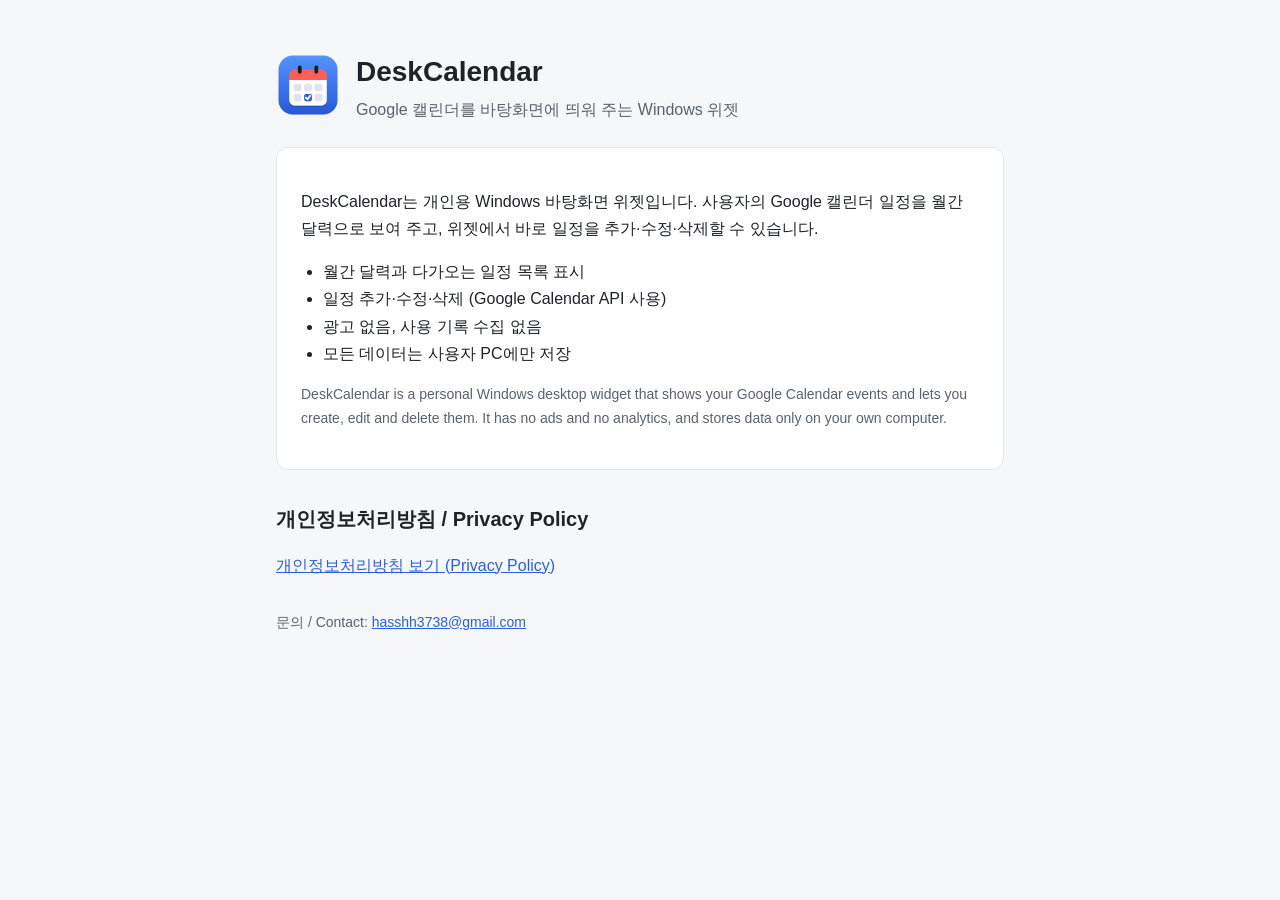
<file: index.html>
<!doctype html>
<html lang="ko">
<head>
<meta charset="utf-8">
<meta name="viewport" content="width=device-width, initial-scale=1">
<title>DeskCalendar</title>
<meta name="description" content="Google Calendar desktop widget for Windows">
<link rel="icon" href="icon.png">
<link rel="stylesheet" href="style.css">
</head>
<body>
<main>
  <header>
    <img src="icon.png" alt="DeskCalendar logo">
    <div>
      <h1>DeskCalendar</h1>
      <p class="sub">Google 캘린더를 바탕화면에 띄워 주는 Windows 위젯</p>
    </div>
  </header>

  <div class="card">
    <p>DeskCalendar는 개인용 Windows 바탕화면 위젯입니다. 사용자의 Google 캘린더 일정을 월간 달력으로 보여 주고, 위젯에서 바로 일정을 추가·수정·삭제할 수 있습니다.</p>
    <ul>
      <li>월간 달력과 다가오는 일정 목록 표시</li>
      <li>일정 추가·수정·삭제 (Google Calendar API 사용)</li>
      <li>광고 없음, 사용 기록 수집 없음</li>
      <li>모든 데이터는 사용자 PC에만 저장</li>
    </ul>
    <p class="lang">DeskCalendar is a personal Windows desktop widget that shows your Google Calendar events and lets you create, edit and delete them. It has no ads and no analytics, and stores data only on your own computer.</p>
  </div>

  <h2>개인정보처리방침 / Privacy Policy</h2>
  <p><a href="privacy.html">개인정보처리방침 보기 (Privacy Policy)</a></p>

  <footer>문의 / Contact: <a href="mailto:hasshh3738@gmail.com">hasshh3738@gmail.com</a></footer>
</main>
</body>
</html>
</file>
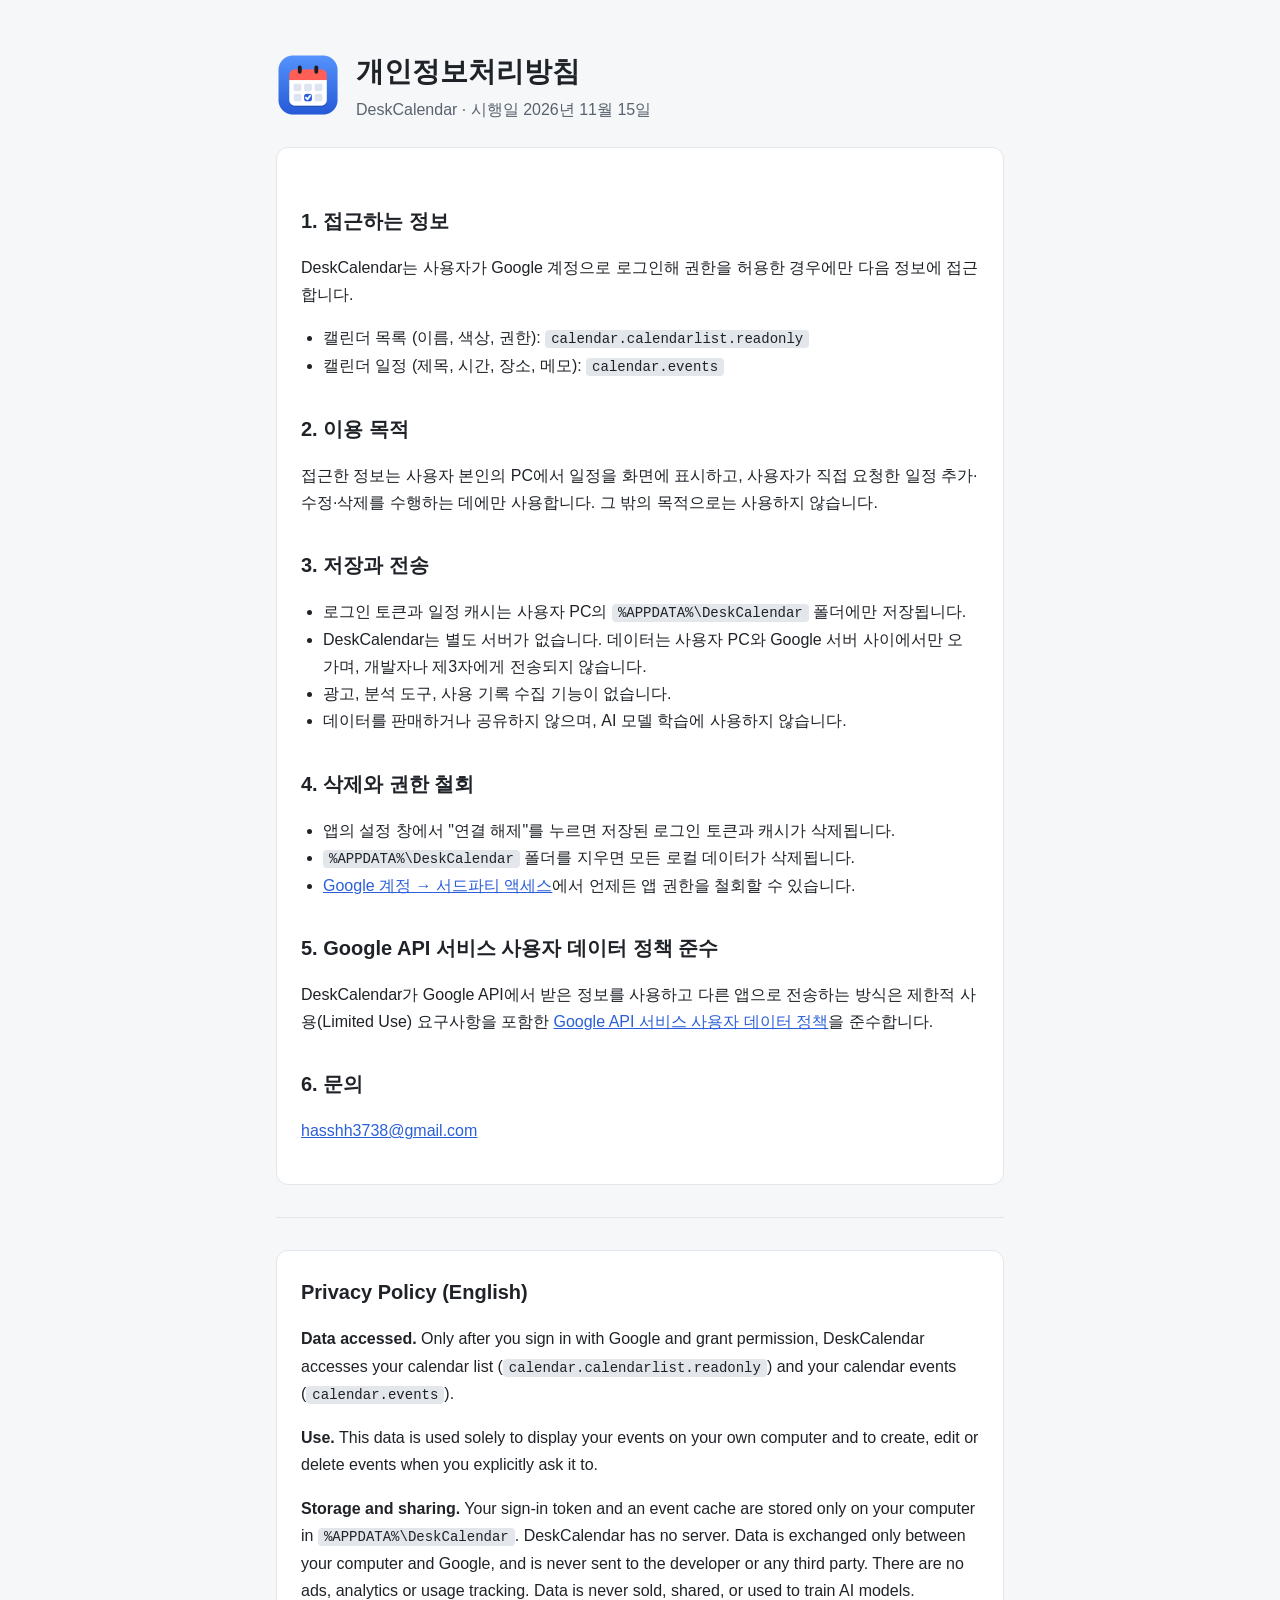
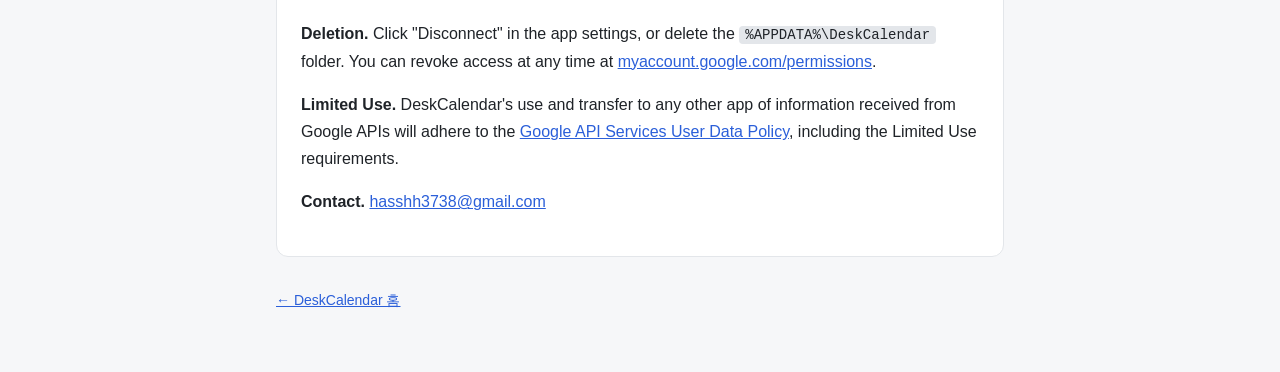
<file: privacy.html>
<!doctype html>
<html lang="ko">
<head>
<meta charset="utf-8">
<meta name="viewport" content="width=device-width, initial-scale=1">
<title>DeskCalendar Privacy Policy</title>
<link rel="icon" href="icon.png">
<link rel="stylesheet" href="style.css">
</head>
<body>
<main>
  <header>
    <img src="icon.png" alt="DeskCalendar logo">
    <div>
      <h1>개인정보처리방침</h1>
      <p class="sub">DeskCalendar · 시행일 2026년 11월 15일</p>
    </div>
  </header>

  <div class="card">
    <h2>1. 접근하는 정보</h2>
    <p>DeskCalendar는 사용자가 Google 계정으로 로그인해 권한을 허용한 경우에만 다음 정보에 접근합니다.</p>
    <ul>
      <li>캘린더 목록 (이름, 색상, 권한): <code>calendar.calendarlist.readonly</code></li>
      <li>캘린더 일정 (제목, 시간, 장소, 메모): <code>calendar.events</code></li>
    </ul>

    <h2>2. 이용 목적</h2>
    <p>접근한 정보는 사용자 본인의 PC에서 일정을 화면에 표시하고, 사용자가 직접 요청한 일정 추가·수정·삭제를 수행하는 데에만 사용합니다. 그 밖의 목적으로는 사용하지 않습니다.</p>

    <h2>3. 저장과 전송</h2>
    <ul>
      <li>로그인 토큰과 일정 캐시는 사용자 PC의 <code>%APPDATA%\DeskCalendar</code> 폴더에만 저장됩니다.</li>
      <li>DeskCalendar는 별도 서버가 없습니다. 데이터는 사용자 PC와 Google 서버 사이에서만 오가며, 개발자나 제3자에게 전송되지 않습니다.</li>
      <li>광고, 분석 도구, 사용 기록 수집 기능이 없습니다.</li>
      <li>데이터를 판매하거나 공유하지 않으며, AI 모델 학습에 사용하지 않습니다.</li>
    </ul>

    <h2>4. 삭제와 권한 철회</h2>
    <ul>
      <li>앱의 설정 창에서 "연결 해제"를 누르면 저장된 로그인 토큰과 캐시가 삭제됩니다.</li>
      <li><code>%APPDATA%\DeskCalendar</code> 폴더를 지우면 모든 로컬 데이터가 삭제됩니다.</li>
      <li><a href="https://myaccount.google.com/permissions">Google 계정 → 서드파티 액세스</a>에서 언제든 앱 권한을 철회할 수 있습니다.</li>
    </ul>

    <h2>5. Google API 서비스 사용자 데이터 정책 준수</h2>
    <p>DeskCalendar가 Google API에서 받은 정보를 사용하고 다른 앱으로 전송하는 방식은 제한적 사용(Limited Use) 요구사항을 포함한 <a href="https://developers.google.com/terms/api-services-user-data-policy">Google API 서비스 사용자 데이터 정책</a>을 준수합니다.</p>

    <h2>6. 문의</h2>
    <p><a href="mailto:hasshh3738@gmail.com">hasshh3738@gmail.com</a></p>
  </div>

  <hr>

  <div class="card">
    <h2 style="margin-top:0">Privacy Policy (English)</h2>
    <p><strong>Data accessed.</strong> Only after you sign in with Google and grant permission, DeskCalendar accesses your calendar list (<code>calendar.calendarlist.readonly</code>) and your calendar events (<code>calendar.events</code>).</p>
    <p><strong>Use.</strong> This data is used solely to display your events on your own computer and to create, edit or delete events when you explicitly ask it to.</p>
    <p><strong>Storage and sharing.</strong> Your sign-in token and an event cache are stored only on your computer in <code>%APPDATA%\DeskCalendar</code>. DeskCalendar has no server. Data is exchanged only between your computer and Google, and is never sent to the developer or any third party. There are no ads, analytics or usage tracking. Data is never sold, shared, or used to train AI models.</p>
    <p><strong>Deletion.</strong> Click "Disconnect" in the app settings, or delete the <code>%APPDATA%\DeskCalendar</code> folder. You can revoke access at any time at <a href="https://myaccount.google.com/permissions">myaccount.google.com/permissions</a>.</p>
    <p><strong>Limited Use.</strong> DeskCalendar's use and transfer to any other app of information received from Google APIs will adhere to the <a href="https://developers.google.com/terms/api-services-user-data-policy">Google API Services User Data Policy</a>, including the Limited Use requirements.</p>
    <p><strong>Contact.</strong> <a href="mailto:hasshh3738@gmail.com">hasshh3738@gmail.com</a></p>
  </div>

  <footer><a href="index.html">← DeskCalendar 홈</a></footer>
</main>
</body>
</html>
</file>
<file: style.css>
:root {
  --bg: #f6f7f9;
  --card: #ffffff;
  --fg: #1f2328;
  --sub: #59636e;
  --line: #e3e6ea;
  --accent: #2b5fd9;
}
@media (prefers-color-scheme: dark) {
  :root {
    --bg: #16171b;
    --card: #1f2126;
    --fg: #e8e8ea;
    --sub: #a0a4ad;
    --line: #2e3138;
    --accent: #7aa2ff;
  }
}
* { box-sizing: border-box; }
body {
  margin: 0;
  background: var(--bg);
  color: var(--fg);
  font: 16px/1.7 -apple-system, "Segoe UI", "Malgun Gothic", "Apple SD Gothic Neo", sans-serif;
}
main { max-width: 760px; margin: 0 auto; padding: 48px 16px 64px; }
header { display: flex; align-items: center; gap: 16px; margin-bottom: 24px; }
header img { width: 64px; height: 64px; }
h1 { font-size: 28px; margin: 0; }
h2 { font-size: 20px; margin: 32px 0 8px; }
.sub { color: var(--sub); margin: 0; }
.card { background: var(--card); border: 1px solid var(--line); border-radius: 12px; padding: 24px; }
a { color: var(--accent); }
ul { padding-left: 22px; }
code { background: var(--line); padding: 1px 6px; border-radius: 4px; font-size: 14px; }
.lang { color: var(--sub); font-size: 14px; }
footer { margin-top: 32px; color: var(--sub); font-size: 14px; }
hr { border: 0; border-top: 1px solid var(--line); margin: 32px 0; }
</file>
